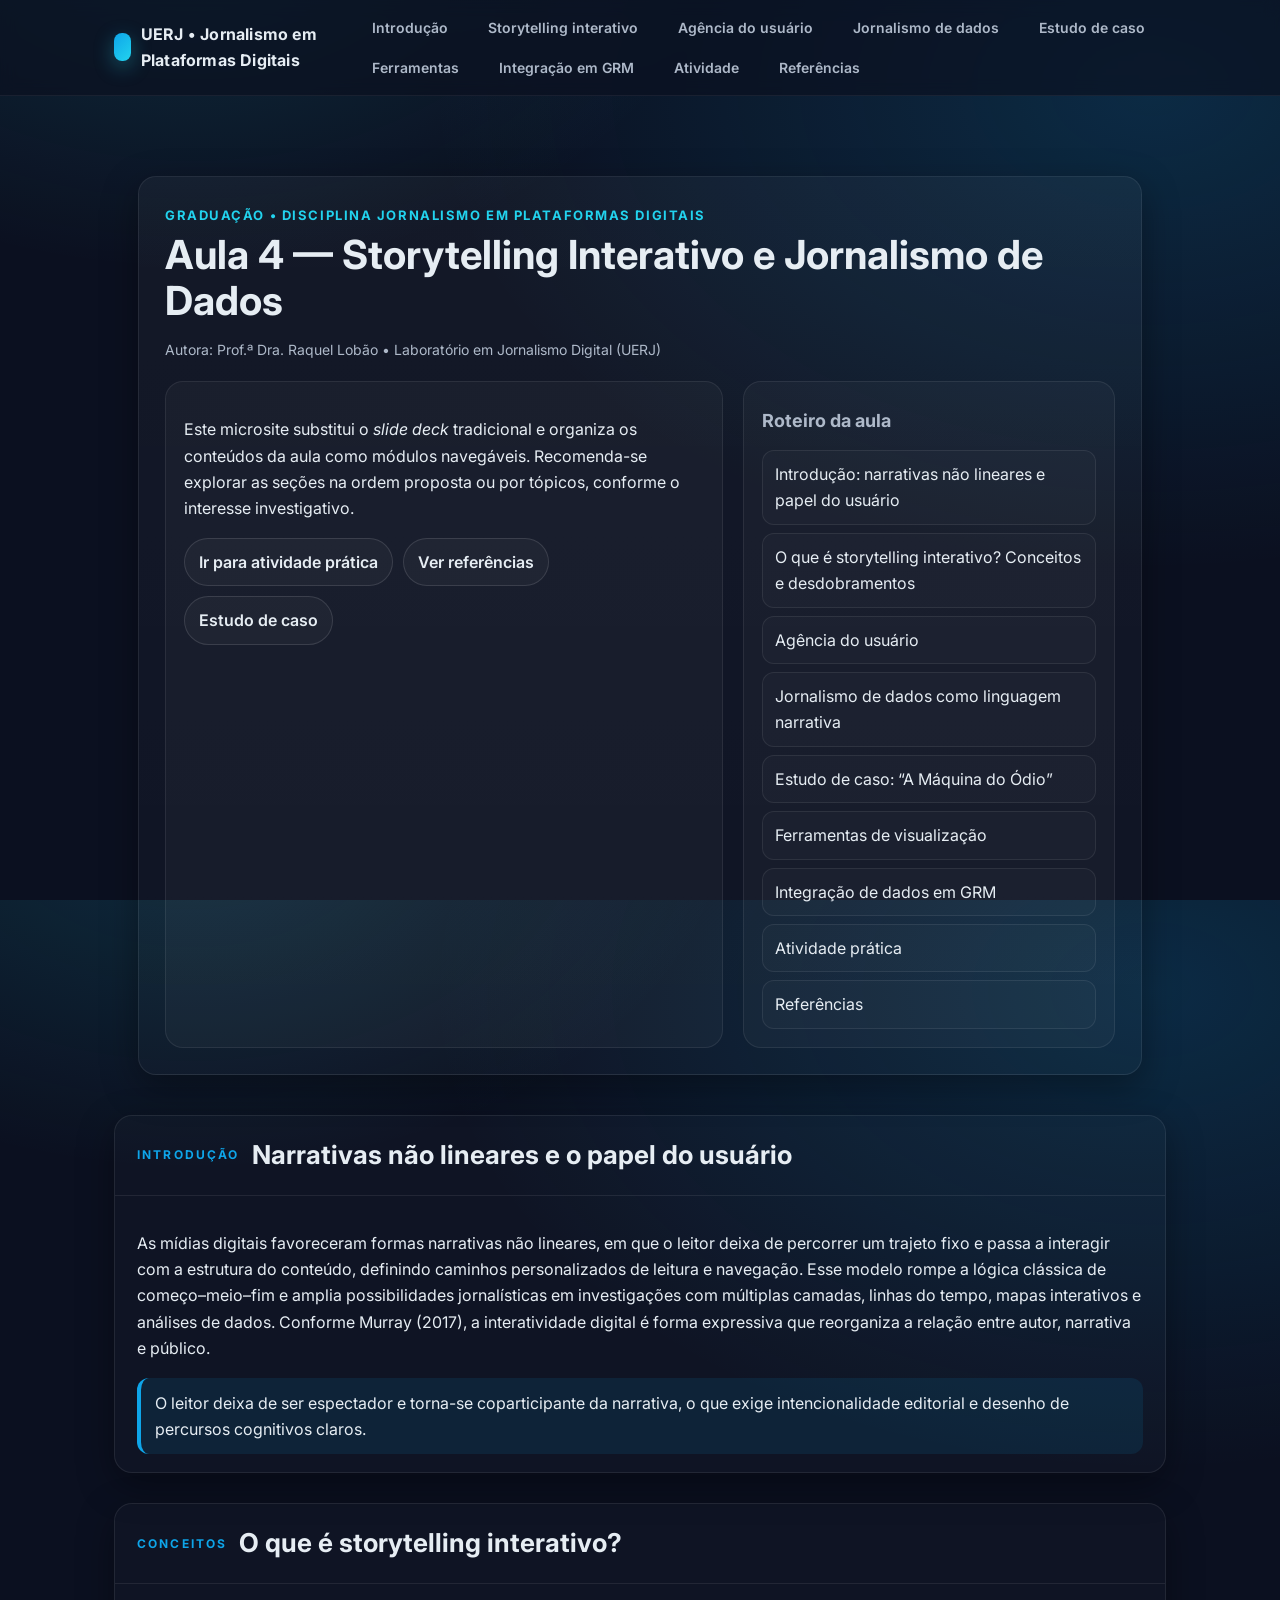
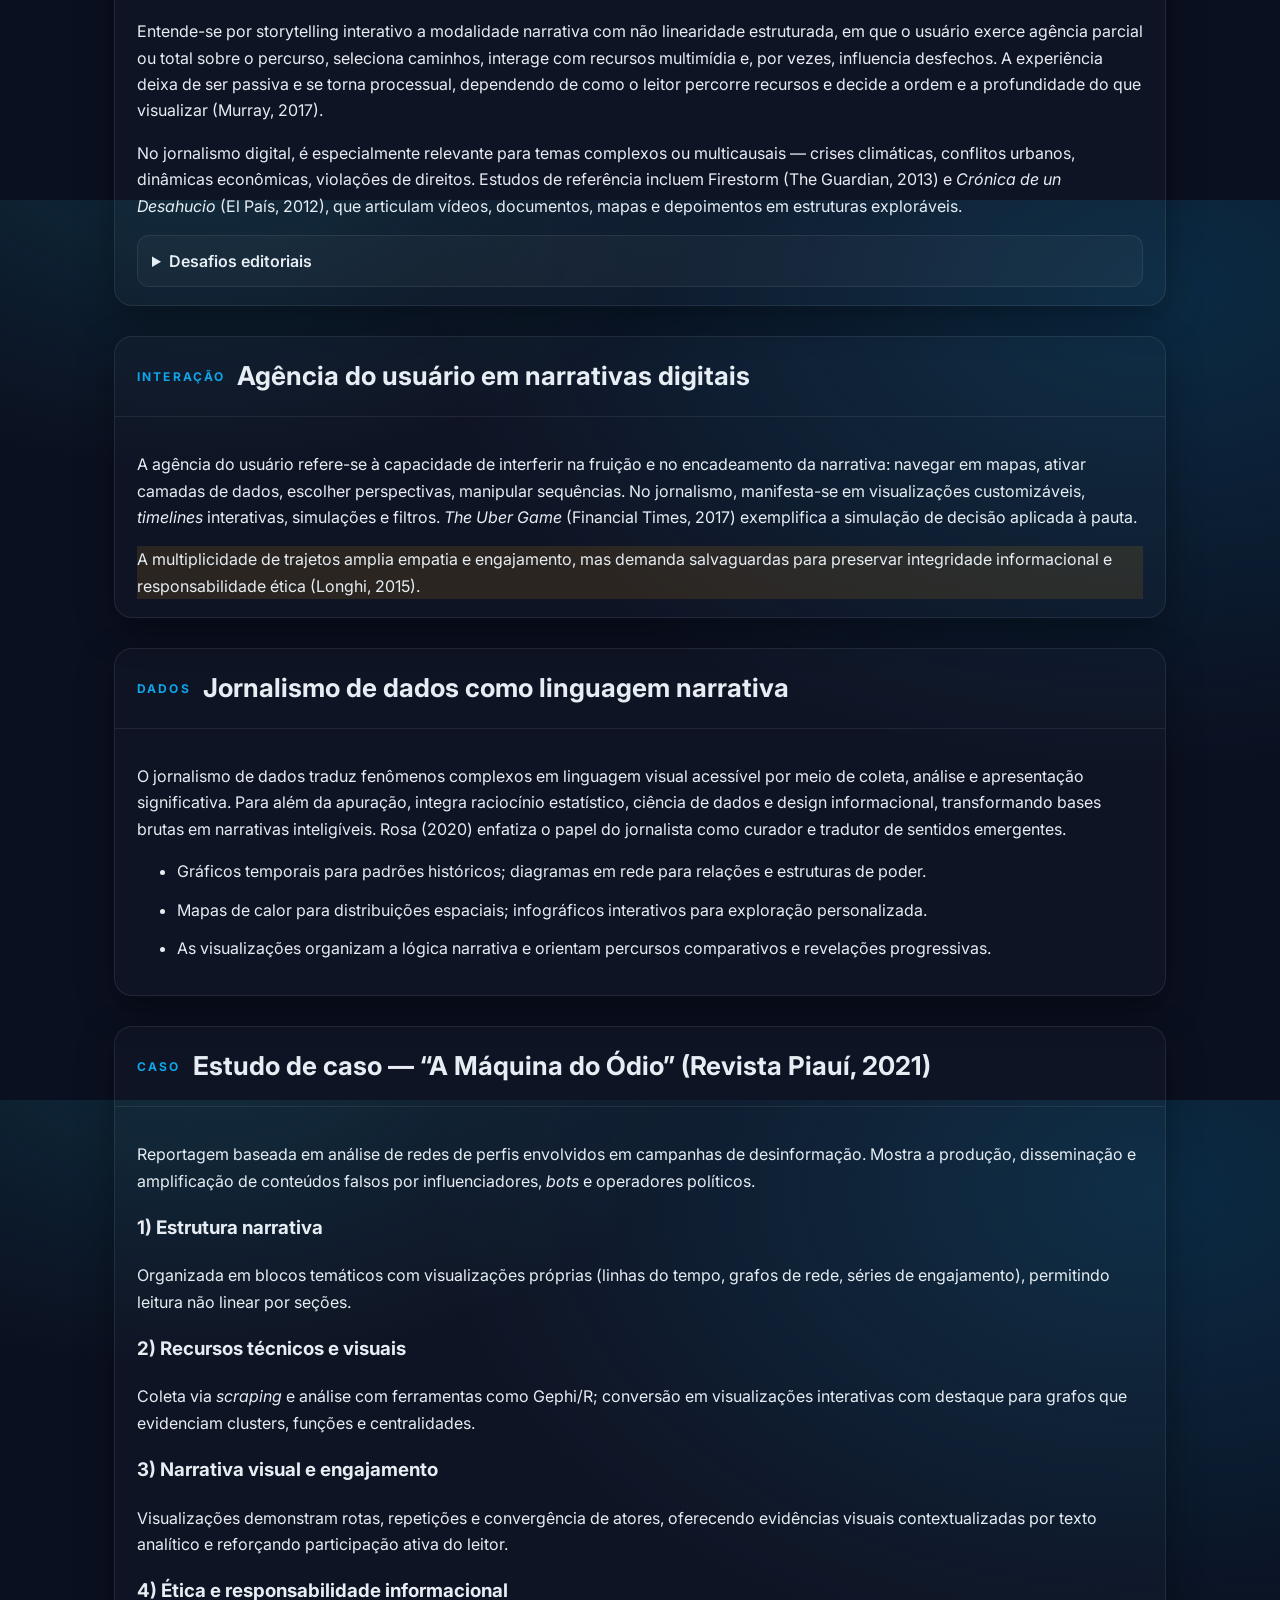
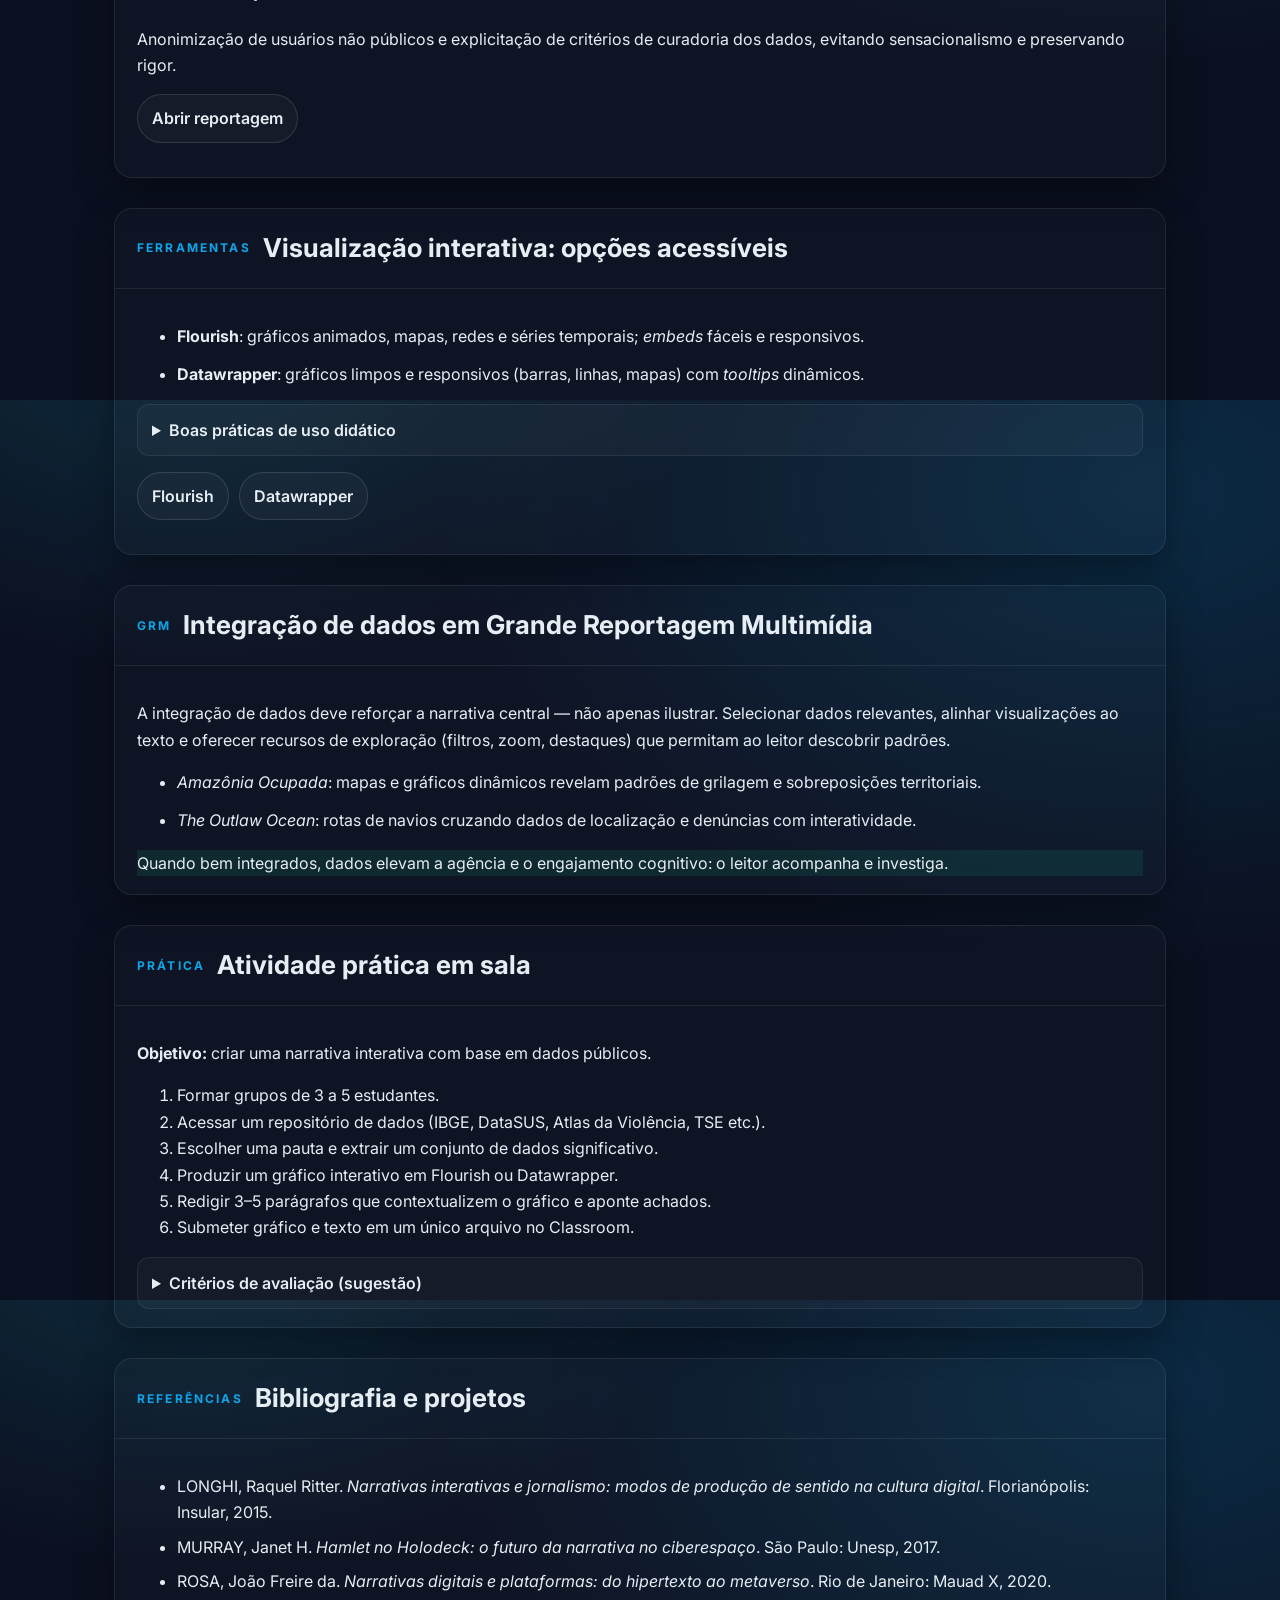
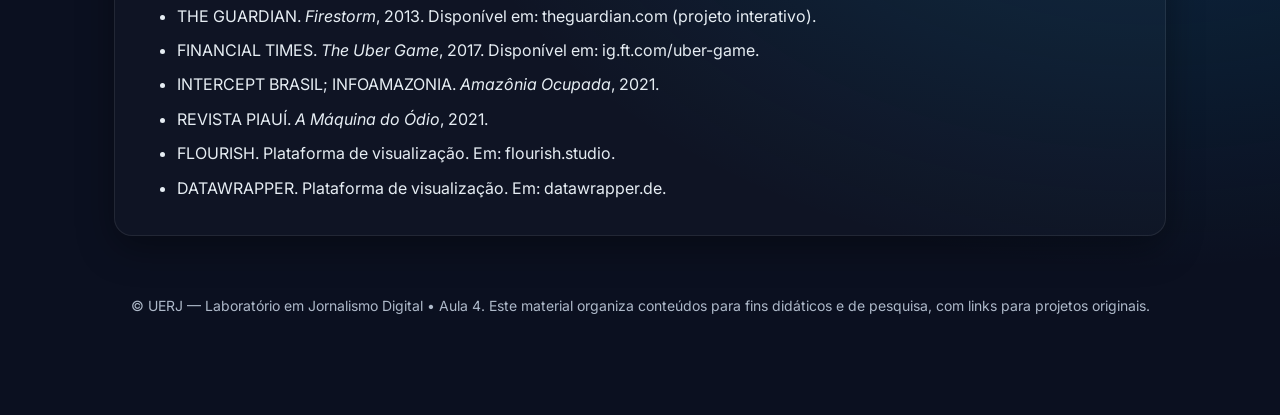
<file: microsite_aula_4_uerj_storytelling_interativo_e_jornalismo_de_dados (1).html>
<!doctype html>
<html lang="pt-BR">
<head>
  <meta charset="utf-8" />
  <meta name="viewport" content="width=device-width, initial-scale=1" />
  <title>Lab em Jornalismo Digital – Aula 4: Storytelling Interativo e Jornalismo de Dados</title>
  <meta name="description" content="Microsite de apoio à Aula 4 da disciplina Jornalismo em Plataformas Digitais (UERJ): storytelling interativo, agência do usuário e jornalismo de dados, com estudo de caso, ferramentas e atividade prática." />
  <meta property="og:title" content="Aula 4 – Storytelling Interativo e Jornalismo de Dados" />
  <meta property="og:description" content="Microsite de apoio à Aula 4: conceitos, estudo de caso, ferramentas e atividade prática." />
  <meta property="og:type" content="website" />
  <meta name="theme-color" content="#0ea5e9" />
  <link rel="preconnect" href="https://fonts.googleapis.com">
  <link rel="preconnect" href="https://fonts.gstatic.com" crossorigin>
  <link href="https://fonts.googleapis.com/css2?family=Inter:wght@400;500;600;700&display=swap" rel="stylesheet">
  <style>
    :root {
      --bg: #0b1020;
      --card: #0f152a;
      --muted: #aeb9c9;
      --text: #e6edf3;
      --brand: #0ea5e9;
      --brand-2: #22d3ee;
      --ok: #10b981;
      --warn: #f59e0b;
      --max: 1100px;
      --radius: 18px;
      --shadow: 0 12px 36px rgba(0,0,0,.35);
    }
    *, *::before, *::after { box-sizing: border-box; }
    html, body { height: 100%; }
    body { margin: 0; font-family: Inter, system-ui, -apple-system, Segoe UI, Roboto, Ubuntu, Cantarell, Noto Sans, sans-serif; color: var(--text); background:
      radial-gradient(900px 600px at 15% -10%, rgba(34,211,238,.15), transparent 60%),
      radial-gradient(1200px 800px at 90% 10%, rgba(14,165,233,.18), transparent 60%), var(--bg);
      line-height: 1.65; }
    a { color: inherit; text-decoration: none; }
    .wrap { max-width: var(--max); margin: 0 auto; padding: 24px; }
    header.top {
      position: sticky; top: 0; z-index: 30; backdrop-filter: blur(8px);
      background: rgba(11,16,32,.65); border-bottom: 1px solid rgba(255,255,255,.06);
    }
    .top .inner { display: flex; gap: 16px; align-items: center; justify-content: space-between; max-width: var(--max); margin: 0 auto; padding: 14px 24px; }
    .brand { display: inline-flex; align-items: center; gap: 10px; font-weight: 700; letter-spacing:.2px; }
    .logo { width: 28px; height: 28px; border-radius: 8px; background: linear-gradient(135deg, var(--brand), var(--brand-2)); box-shadow: 0 6px 20px rgba(34,211,238,.35); }
    nav ul { display: flex; gap: 14px; list-style: none; padding: 0; margin: 0; flex-wrap: wrap; }
    nav a { padding: 8px 12px; border-radius: 999px; color: var(--muted); font-weight: 600; font-size: 14px; border: 1px solid transparent; }
    nav a:hover { color: var(--text); border-color: rgba(255,255,255,.14); background: rgba(255,255,255,.04); }

    .hero { padding: 56px 24px 10px; }
    .hero .card {
      background: linear-gradient(180deg, rgba(255,255,255,.04), rgba(255,255,255,.02));
      border: 1px solid rgba(255,255,255,.08); border-radius: var(--radius); box-shadow: var(--shadow);
      overflow: hidden; position: relative;
    }
    .hero .card .head { padding: 28px 26px 6px; }
    .eyebrow { font-size: 13px; color: var(--brand-2); font-weight: 700; text-transform: uppercase; letter-spacing: .12em; }
    h1 { margin: 6px 0 8px; font-size: clamp(26px, 4.2vw, 40px); line-height: 1.15; }
    .meta { color: var(--muted); font-size: 14px; }

    .grid { display: grid; gap: 20px; grid-template-columns: 1fr; padding: 0 26px 26px; }
    @media (min-width: 900px) { .grid { grid-template-columns: 1.2fr .8fr; } }
    .pane { background: rgba(255,255,255,.03); border: 1px solid rgba(255,255,255,.08); border-radius: var(--radius); padding: 18px; }

    .toc h2 { margin: 6px 0 14px; font-size: 18px; color: var(--muted); }
    .toc ol { list-style: none; padding: 0; margin: 0; display: grid; gap: 8px; }
    .toc a { display: block; padding: 10px 12px; border-radius: 12px; border: 1px solid rgba(255,255,255,.08); color: var(--text); background: rgba(255,255,255,.02); }
    .toc a:hover { border-color: rgba(255,255,255,.18); background: rgba(255,255,255,.04); }

    section { scroll-margin-top: 90px; }
    .section { margin: 30px 0; background: rgba(255,255,255,.02); border: 1px solid rgba(255,255,255,.08); border-radius: var(--radius); box-shadow: var(--shadow); }
    .section .hd { padding: 18px 22px; border-bottom: 1px solid rgba(255,255,255,.08); display: flex; align-items: center; gap: 12px; }
    .section .hd h2 { margin: 0; font-size: clamp(18px, 2.6vw, 26px); }
    .section .bd { padding: 18px 22px; }
    .kicker { color: var(--brand); font-weight: 700; font-size: 12px; letter-spacing: .18em; text-transform: uppercase; }

    .list { display: grid; gap: 12px; }
    .callout { padding: 12px 14px; border-radius: 12px; border-left: 4px solid var(--brand); background: rgba(14,165,233,.10); }
    .note { border-left-color: var(--warn); background: rgba(245,158,11,.12); }
    .ok { border-left-color: var(--ok); background: rgba(16,185,129,.12); }

    details { background: rgba(255,255,255,.03); border: 1px solid rgba(255,255,255,.08); border-radius: 12px; padding: 12px 14px; }
    details[open] { background: rgba(255,255,255,.05); }
    summary { cursor: pointer; font-weight: 600; }

    .refs li { margin-bottom: 8px; }
    .foot { text-align: center; color: var(--muted); font-size: 14px; padding: 28px 0 60px; }
    .btns { display: flex; flex-wrap: wrap; gap: 10px; }
    .btn { display: inline-flex; align-items: center; gap: 8px; padding: 10px 14px; border-radius: 999px; border: 1px solid rgba(255,255,255,.12); background: rgba(255,255,255,.03); font-weight: 600; }
    .btn:hover { border-color: rgba(255,255,255,.22); background: rgba(255,255,255,.06); }

    @media print {
      header.top, .btns { display: none !important; }
      body { background: #fff; color: #111; }
      .section, .pane, .hero .card { box-shadow: none; border-color: #ccc; }
      a { color: #000; text-decoration: underline; }
    }
  </style>
</head>
<body>
  <header class="top" role="banner">
    <div class="inner">
      <a class="brand" href="#top" aria-label="Início">
        <span class="logo" aria-hidden="true"></span>
        <span>UERJ • Jornalismo em Plataformas Digitais</span>
      </a>
      <nav aria-label="Seções da aula">
        <ul>
          <li><a href="#intro">Introdução</a></li>
          <li><a href="#conceitos">Storytelling interativo</a></li>
          <li><a href="#agencia">Agência do usuário</a></li>
          <li><a href="#dados">Jornalismo de dados</a></li>
          <li><a href="#estudo">Estudo de caso</a></li>
          <li><a href="#ferramentas">Ferramentas</a></li>
          <li><a href="#grm">Integração em GRM</a></li>
          <li><a href="#atividade">Atividade</a></li>
          <li><a href="#referencias">Referências</a></li>
        </ul>
      </nav>
    </div>
  </header>

  <main id="top" class="wrap" role="main">
    <section class="hero" aria-labelledby="titulo-aula">
      <div class="card">
        <div class="head">
          <div class="eyebrow">Graduação • Disciplina Jornalismo em Plataformas Digitais</div>
          <h1 id="titulo-aula">Aula 4 — Storytelling Interativo e Jornalismo de Dados</h1>
          <p class="meta">Autora: Prof.ª Dra. Raquel Lobão • Laboratório em Jornalismo Digital (UERJ)</p>
        </div>
        <div class="grid">
          <div class="pane">
            <p>Este microsite substitui o <em>slide deck</em> tradicional e organiza os conteúdos da aula como módulos navegáveis. Recomenda-se explorar as seções na ordem proposta ou por tópicos, conforme o interesse investigativo.</p>
            <div class="btns" role="group" aria-label="Ações rápidas">
              <a class="btn" href="#atividade">Ir para atividade prática</a>
              <a class="btn" href="#referencias">Ver referências</a>
              <a class="btn" href="#estudo">Estudo de caso</a>
            </div>
          </div>
          <aside class="pane toc" aria-labelledby="toc-h">
            <h2 id="toc-h">Roteiro da aula</h2>
            <ol>
              <li><a href="#intro">Introdução: narrativas não lineares e papel do usuário</a></li>
              <li><a href="#conceitos">O que é storytelling interativo? Conceitos e desdobramentos</a></li>
              <li><a href="#agencia">Agência do usuário</a></li>
              <li><a href="#dados">Jornalismo de dados como linguagem narrativa</a></li>
              <li><a href="#estudo">Estudo de caso: “A Máquina do Ódio”</a></li>
              <li><a href="#ferramentas">Ferramentas de visualização</a></li>
              <li><a href="#grm">Integração de dados em GRM</a></li>
              <li><a href="#atividade">Atividade prática</a></li>
              <li><a href="#referencias">Referências</a></li>
            </ol>
          </aside>
        </div>
      </div>
    </section>

    <section id="intro" class="section" aria-labelledby="h-intro">
      <div class="hd"><span class="kicker">Introdução</span><h2 id="h-intro">Narrativas não lineares e o papel do usuário</h2></div>
      <div class="bd">
        <p>As mídias digitais favoreceram formas narrativas não lineares, em que o leitor deixa de percorrer um trajeto fixo e passa a interagir com a estrutura do conteúdo, definindo caminhos personalizados de leitura e navegação. Esse modelo rompe a lógica clássica de começo–meio–fim e amplia possibilidades jornalísticas em investigações com múltiplas camadas, linhas do tempo, mapas interativos e análises de dados. Conforme Murray (2017), a interatividade digital é forma expressiva que reorganiza a relação entre autor, narrativa e público.</p>
        <div class="callout">O leitor deixa de ser espectador e torna-se coparticipante da narrativa, o que exige intencionalidade editorial e desenho de percursos cognitivos claros.</div>
      </div>
    </section>

    <section id="conceitos" class="section" aria-labelledby="h-conceitos">
      <div class="hd"><span class="kicker">Conceitos</span><h2 id="h-conceitos">O que é storytelling interativo?</h2></div>
      <div class="bd">
        <p>Entende-se por storytelling interativo a modalidade narrativa com não linearidade estruturada, em que o usuário exerce agência parcial ou total sobre o percurso, seleciona caminhos, interage com recursos multimídia e, por vezes, influencia desfechos. A experiência deixa de ser passiva e se torna processual, dependendo de como o leitor percorre recursos e decide a ordem e a profundidade do que visualizar (Murray, 2017).</p>
        <p>No jornalismo digital, é especialmente relevante para temas complexos ou multicausais — crises climáticas, conflitos urbanos, dinâmicas econômicas, violações de direitos. Estudos de referência incluem <a href="https://www.theguardian.com/world/ng-interactive/2013/jul/26/firestorm-bushfire-dunalley-holmes-family" target="_blank" rel="noopener">Firestorm</a> (The Guardian, 2013) e <em>Crónica de un Desahucio</em> (El País, 2012), que articulam vídeos, documentos, mapas e depoimentos em estruturas exploráveis.</p>
        <details>
          <summary>Desafios editoriais</summary>
          <ul class="list">
            <li>Garantir liberdade sem dispersão: percursos abertos, mas guiados por hierarquia e clareza (Longhi, 2015).</li>
            <li>Coesão entre texto, dados e multimídia para evitar ruído cognitivo.</li>
            <li>Acessibilidade e responsividade como critérios de inclusão e qualidade.</li>
          </ul>
        </details>
      </div>
    </section>

    <section id="agencia" class="section" aria-labelledby="h-agencia">
      <div class="hd"><span class="kicker">Interação</span><h2 id="h-agencia">Agência do usuário em narrativas digitais</h2></div>
      <div class="bd">
        <p>A agência do usuário refere-se à capacidade de interferir na fruição e no encadeamento da narrativa: navegar em mapas, ativar camadas de dados, escolher perspectivas, manipular sequências. No jornalismo, manifesta-se em visualizações customizáveis, <em>timelines</em> interativas, simulações e filtros. <em>The Uber Game</em> (Financial Times, 2017) exemplifica a simulação de decisão aplicada à pauta.</p>
        <div class="note">A multiplicidade de trajetos amplia empatia e engajamento, mas demanda salvaguardas para preservar integridade informacional e responsabilidade ética (Longhi, 2015).</div>
      </div>
    </section>

    <section id="dados" class="section" aria-labelledby="h-dados">
      <div class="hd"><span class="kicker">Dados</span><h2 id="h-dados">Jornalismo de dados como linguagem narrativa</h2></div>
      <div class="bd">
        <p>O jornalismo de dados traduz fenômenos complexos em linguagem visual acessível por meio de coleta, análise e apresentação significativa. Para além da apuração, integra raciocínio estatístico, ciência de dados e design informacional, transformando bases brutas em narrativas inteligíveis. Rosa (2020) enfatiza o papel do jornalista como curador e tradutor de sentidos emergentes.</p>
        <ul class="list">
          <li>Gráficos temporais para padrões históricos; diagramas em rede para relações e estruturas de poder.</li>
          <li>Mapas de calor para distribuições espaciais; infográficos interativos para exploração personalizada.</li>
          <li>As visualizações organizam a lógica narrativa e orientam percursos comparativos e revelações progressivas.</li>
        </ul>
      </div>
    </section>

    <section id="estudo" class="section" aria-labelledby="h-estudo">
      <div class="hd"><span class="kicker">Caso</span><h2 id="h-estudo">Estudo de caso — “A Máquina do Ódio” (Revista Piauí, 2021)</h2></div>
      <div class="bd">
        <p>Reportagem baseada em análise de redes de perfis envolvidos em campanhas de desinformação. Mostra a produção, disseminação e amplificação de conteúdos falsos por influenciadores, <em>bots</em> e operadores políticos.</p>
        <h3>1) Estrutura narrativa</h3>
        <p>Organizada em blocos temáticos com visualizações próprias (linhas do tempo, grafos de rede, séries de engajamento), permitindo leitura não linear por seções.</p>
        <h3>2) Recursos técnicos e visuais</h3>
        <p>Coleta via <em>scraping</em> e análise com ferramentas como Gephi/R; conversão em visualizações interativas com destaque para grafos que evidenciam clusters, funções e centralidades.</p>
        <h3>3) Narrativa visual e engajamento</h3>
        <p>Visualizações demonstram rotas, repetições e convergência de atores, oferecendo evidências visuais contextualizadas por texto analítico e reforçando participação ativa do leitor.</p>
        <h3>4) Ética e responsabilidade informacional</h3>
        <p>Anonimização de usuários não públicos e explicitação de critérios de curadoria dos dados, evitando sensacionalismo e preservando rigor.</p>
        <p class="btns"><a class="btn" href="https://piaui.folha.uol.com.br/a-maquina-do-odio/" target="_blank" rel="noopener">Abrir reportagem</a></p>
      </div>
    </section>

    <section id="ferramentas" class="section" aria-labelledby="h-ferramentas">
      <div class="hd"><span class="kicker">Ferramentas</span><h2 id="h-ferramentas">Visualização interativa: opções acessíveis</h2></div>
      <div class="bd">
        <ul class="list">
          <li><strong>Flourish</strong>: gráficos animados, mapas, redes e séries temporais; <em>embeds</em> fáceis e responsivos.</li>
          <li><strong>Datawrapper</strong>: gráficos limpos e responsivos (barras, linhas, mapas) com <em>tooltips</em> dinâmicos.</li>
        </ul>
        <details>
          <summary>Boas práticas de uso didático</summary>
          <ul class="list">
            <li>Definir pergunta narrativa antes da visualização (<em>what’s the point?</em>).</li>
            <li>Reduzir cromas e rótulos; destacar apenas a série relevante.</li>
            <li>Adicionar <em>alt text</em> e descrições para acessibilidade.</li>
          </ul>
        </details>
        <p class="btns">
          <a class="btn" href="https://flourish.studio" target="_blank" rel="noopener">Flourish</a>
          <a class="btn" href="https://www.datawrapper.de" target="_blank" rel="noopener">Datawrapper</a>
        </p>
      </div>
    </section>

    <section id="grm" class="section" aria-labelledby="h-grm">
      <div class="hd"><span class="kicker">GRM</span><h2 id="h-grm">Integração de dados em Grande Reportagem Multimídia</h2></div>
      <div class="bd">
        <p>A integração de dados deve reforçar a narrativa central — não apenas ilustrar. Selecionar dados relevantes, alinhar visualizações ao texto e oferecer recursos de exploração (filtros, zoom, destaques) que permitam ao leitor descobrir padrões.</p>
        <ul class="list">
          <li><em>Amazônia Ocupada</em>: mapas e gráficos dinâmicos revelam padrões de grilagem e sobreposições territoriais.</li>
          <li><em>The Outlaw Ocean</em>: rotas de navios cruzando dados de localização e denúncias com interatividade.</li>
        </ul>
        <div class="ok">Quando bem integrados, dados elevam a agência e o engajamento cognitivo: o leitor acompanha e investiga.</div>
      </div>
    </section>

    <section id="atividade" class="section" aria-labelledby="h-atividade">
      <div class="hd"><span class="kicker">Prática</span><h2 id="h-atividade">Atividade prática em sala</h2></div>
      <div class="bd">
        <p><strong>Objetivo:</strong> criar uma narrativa interativa com base em dados públicos.</p>
        <ol>
          <li>Formar grupos de 3 a 5 estudantes.</li>
          <li>Acessar um repositório de dados (IBGE, DataSUS, Atlas da Violência, TSE etc.).</li>
          <li>Escolher uma pauta e extrair um conjunto de dados significativo.</li>
          <li>Produzir um gráfico interativo em Flourish ou Datawrapper.</li>
          <li>Redigir 3–5 parágrafos que contextualizem o gráfico e aponte achados.</li>
          <li>Submeter gráfico e texto em um único arquivo no Classroom.</li>
        </ol>
        <details>
          <summary>Critérios de avaliação (sugestão)</summary>
          <ul class="list">
            <li>Aderência narrativa (clareza da pergunta e da história com dados).</li>
            <li>Qualidade da visualização (legibilidade, foco, acessibilidade).</li>
            <li>Rigor informacional (fonte dos dados, limites e transparência metodológica).</li>
          </ul>
        </details>
      </div>
    </section>

    <section id="referencias" class="section" aria-labelledby="h-refs">
      <div class="hd"><span class="kicker">Referências</span><h2 id="h-refs">Bibliografia e projetos</h2></div>
      <div class="bd">
        <ul class="refs">
          <li>LONGHI, Raquel Ritter. <em>Narrativas interativas e jornalismo: modos de produção de sentido na cultura digital</em>. Florianópolis: Insular, 2015.</li>
          <li>MURRAY, Janet H. <em>Hamlet no Holodeck: o futuro da narrativa no ciberespaço</em>. São Paulo: Unesp, 2017.</li>
          <li>ROSA, João Freire da. <em>Narrativas digitais e plataformas: do hipertexto ao metaverso</em>. Rio de Janeiro: Mauad X, 2020.</li>
          <li>THE GUARDIAN. <em>Firestorm</em>, 2013. Disponível em: theguardian.com (projeto interativo).</li>
          <li>FINANCIAL TIMES. <em>The Uber Game</em>, 2017. Disponível em: ig.ft.com/uber-game.</li>
          <li>INTERCEPT BRASIL; INFOAMAZONIA. <em>Amazônia Ocupada</em>, 2021.</li>
          <li>REVISTA PIAUÍ. <em>A Máquina do Ódio</em>, 2021.</li>
          <li>FLOURISH. Plataforma de visualização. Em: flourish.studio.</li>
          <li>DATAWRAPPER. Plataforma de visualização. Em: datawrapper.de.</li>
        </ul>
      </div>
    </section>

    <p class="foot">© UERJ — Laboratório em Jornalismo Digital • Aula 4. Este material organiza conteúdos para fins didáticos e de pesquisa, com links para projetos originais.</p>
  </main>

  <script>
    // rolagem suave
    document.querySelectorAll('a[href^="#"]').forEach(a => {
      a.addEventListener('click', e => {
        const href = a.getAttribute('href');
        if (href.length > 1) {
          e.preventDefault();
          document.querySelector(href)?.scrollIntoView({ behavior: 'smooth', block: 'start' });
        }
      });
    });
  </script>
</body>
</html>
</file>
